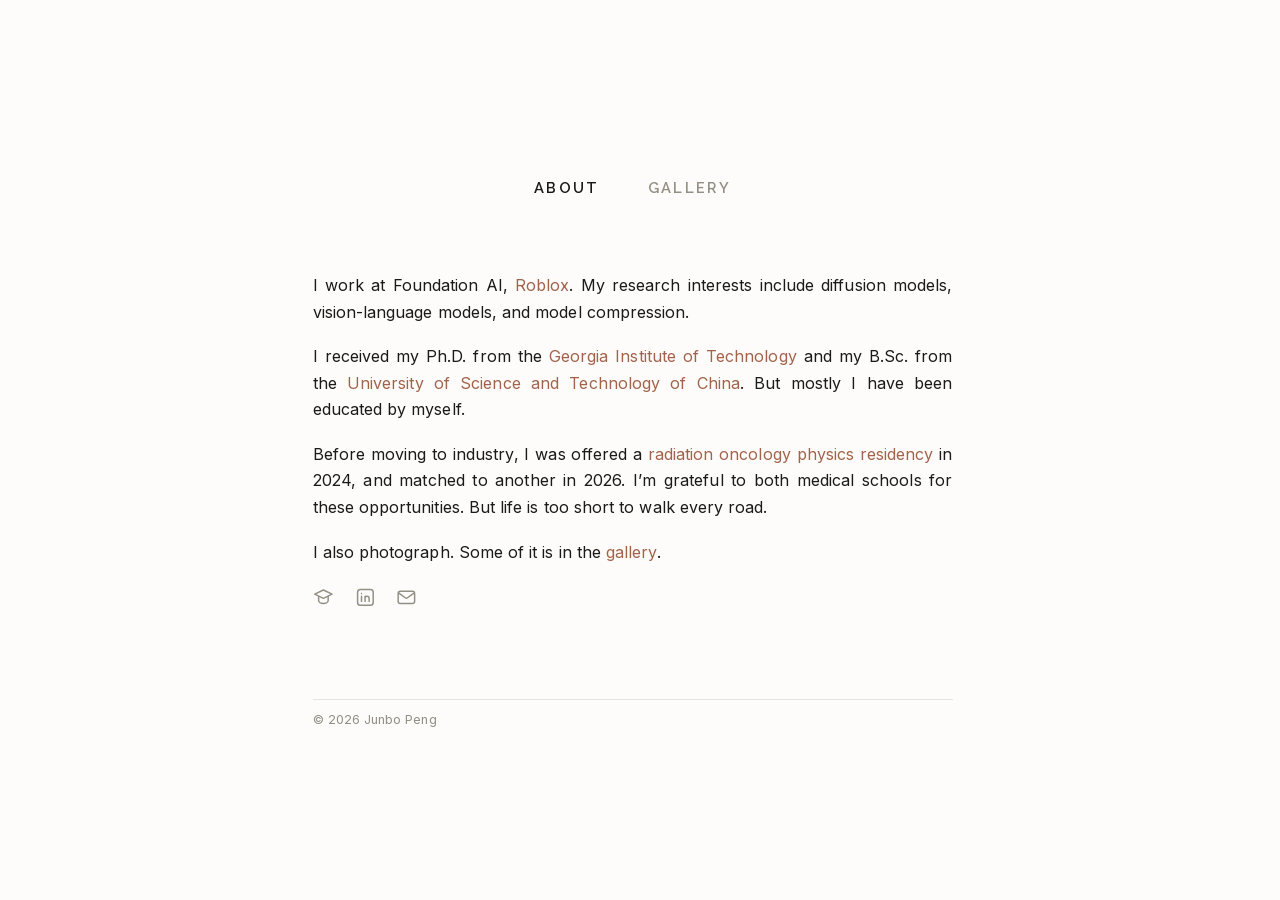
<file: index.html>
<!DOCTYPE html>
<html lang="en">
<head>
<meta charset="UTF-8">
<meta name="viewport" content="width=device-width, initial-scale=1">

<title>Junbo Peng | Research &amp; Photography</title>
<!-- ✏️ 替换：一句话描述，搜索引擎结果里会显示 -->
<meta name="description" content="Junbo Peng works at Roblox Foundation AI, with research interests in diffusion models, vision-language models, and model compression. Ph.D. from Georgia Tech.">

<!-- 分享到微信 / Slack / Twitter 时显示的预览卡片 -->
<!-- ✏️ 替换：上线后把 og:url 和 og:image 换成你的真实域名绝对路径 -->
<link rel="canonical" href="https://junbopeng.github.io/">
<meta name="robots" content="index, follow">

<meta property="og:type"        content="website">
<meta property="og:title"       content="Junbo Peng | Research &amp; Photography">
<meta property="og:description" content="Research in diffusion models and vision-language models, and photography.">
<meta property="og:url"         content="https://junbopeng.github.io/">
<meta property="og:image"       content="https://junbopeng.github.io/images/og-card.jpg">
<meta name="twitter:card"       content="summary_large_image">

<link rel="icon" href="images/favicon-32.png" type="image/png" sizes="32x32">
<link rel="icon" href="images/favicon-16.png" type="image/png" sizes="16x16">
<link rel="apple-touch-icon" href="images/apple-touch-icon.png">
<link rel="preload" href="fonts/inter-latin.woff2" as="font" type="font/woff2" crossorigin>
<link rel="preload" href="fonts/raleway-latin.woff2" as="font" type="font/woff2" crossorigin>
<link rel="stylesheet" href="css/style.css?v=20261011-mobile-viewer">
</head>

<body>

<header class="masthead page reveal" style="--i:0">
  <nav class="nav" aria-label="Sections">
    <a href="index.html" aria-current="page">About</a>
    <a href="gallery.html">Gallery</a>
  </nav>
</header>

<!-- 页面上不显示，但搜索引擎和读屏软件需要一个 h1 -->
<h1 class="sr-only">Junbo Peng</h1>

<main class="page">

  <!-- ===== Intro ========================================================= -->
  <section class="intro reveal" style="--i:1" aria-label="Introduction">
    <p>
      I work at Foundation AI, <a href="https://about.roblox.com/engineering/cube">Roblox</a>.
      My research interests include diffusion models, vision-language models, and model compression.
    </p>
    <p>
      I received my Ph.D. from the
      <a href="https://www.gatech.edu/">Georgia Institute of Technology</a>
      and my B.Sc. from the
      <a href="https://en.ustc.edu.cn/">University of Science and Technology of China</a>.
      But mostly I have been educated by myself.
    </p>
    <p>
      Before moving to industry, I was offered a
      <a href="https://natmatch.com/medphys/">radiation oncology physics residency</a>
      in 2024, and matched to another in 2026.
      I’m grateful to both medical schools for these opportunities.
      But life is too short to walk every road.
    </p>
    <p>
      I also photograph. Some of it is in the <a href="gallery.html">gallery</a>.
    </p>
  </section>

  <!-- ===== 链接图标 =======================================================
       想加别的（GitHub、CV、ORCID…）复制一个 <li> 换掉 svg 里的路径就行。 -->
  <ul class="social reveal" style="--i:2">
    <li>
      <a href="https://scholar.google.com/citations?user=I4GqfzMAAAAJ&amp;hl=en"
         aria-label="Google Scholar" title="Google Scholar">
        <svg viewBox="0 0 24 24" aria-hidden="true">
          <path d="M12 3.5 22 8.3l-10 4.8L2 8.3z"/>
          <path d="M6.5 10.9v4.8c0 1.9 2.5 3.4 5.5 3.4s5.5-1.5 5.5-3.4v-4.8"/>
        </svg>
      </a>
    </li>
    <li>
      <!-- ✏️ 账号恢复后补上 href="https://www.linkedin.com/in/…"。
           现在故意不写 href：这样它不可点、也不进 Tab 焦点，不会变成死链。
           上线前若仍没有链接，把这个 <li> 整个删掉。 -->
      <a aria-label="LinkedIn" title="LinkedIn">
        <svg viewBox="0 0 24 24" aria-hidden="true">
          <rect x="3" y="3" width="18" height="18" rx="3.2"/>
          <path d="M7.5 10.6v6M7.5 7.6v.05"/>
          <path d="M11.6 16.6v-6M11.6 13.2c0-1.4 1-2.5 2.3-2.5s2.4 1.1 2.4 2.5v3.4"/>
        </svg>
      </a>
    </li>
    <li>
      <a href="mailto:pjbustc@gmail.com" aria-label="Email" title="Email">
        <svg viewBox="0 0 24 24" aria-hidden="true">
          <rect x="2.5" y="5" width="19" height="14" rx="2.6"/>
          <path d="m3.7 7.4 7.4 5.3a1.6 1.6 0 0 0 1.8 0l7.4-5.3"/>
        </svg>
      </a>
    </li>
  </ul>

</main>

<footer class="foot page reveal" style="--i:5">
    <span>© 2026 Junbo Peng</span>
</footer>

<script src="js/util.js"></script>
<script src="js/protect.js"></script>
<!-- Cloudflare Web Analytics -->
<script type='module' src='https://static.cloudflareinsights.com/beacon.min.js' data-cf-beacon='{"token": "6665061cf91b4c0aa01340318693eb5e"}'></script>
<!-- End Cloudflare Web Analytics -->
<script src="js/ip-visits.js" defer></script>
</body>
</html>
</file>
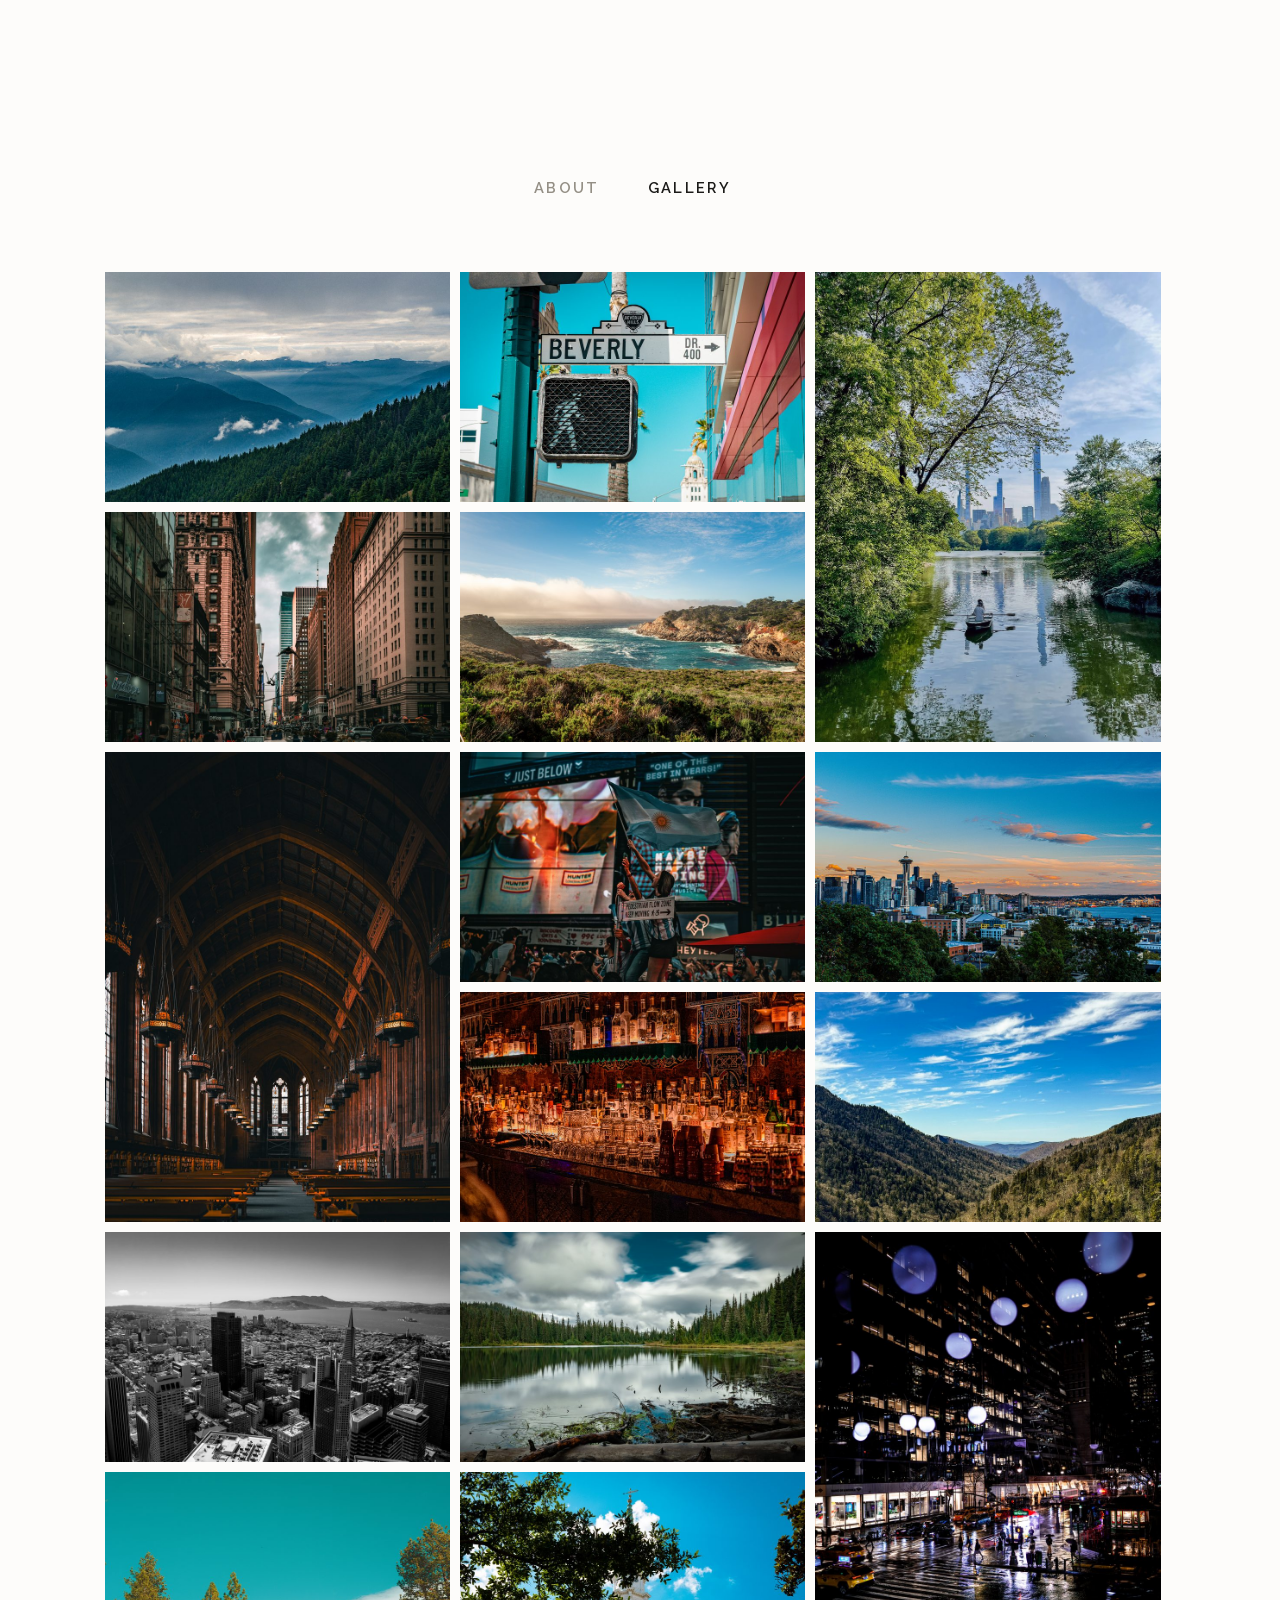
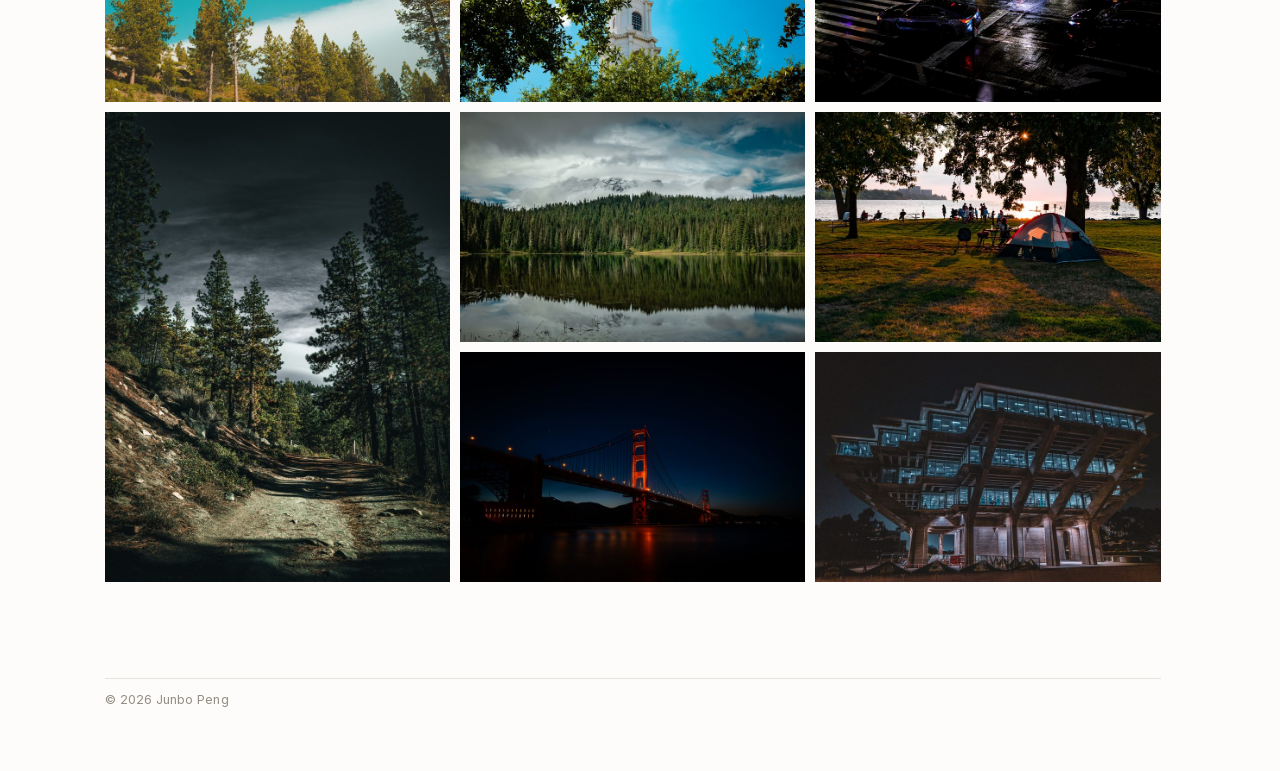
<file: gallery.html>
<!DOCTYPE html>
<html lang="en">
<head>
<meta charset="UTF-8">
<meta name="viewport" content="width=device-width, initial-scale=1">

<title>Gallery — Junbo Peng</title>
<meta name="description" content="Photography by Junbo Peng.">

<link rel="canonical" href="https://junbopeng.github.io/gallery.html">

<meta property="og:type"        content="website">
<meta property="og:title"       content="Gallery — Junbo Peng">
<meta property="og:description" content="Photography by Junbo Peng.">
<meta property="og:url"         content="https://junbopeng.github.io/gallery.html">
<meta property="og:image"       content="https://junbopeng.github.io/images/og-card.jpg">
<meta name="twitter:card"       content="summary_large_image">

<link rel="icon" href="images/favicon-32.png" type="image/png" sizes="32x32">
<link rel="icon" href="images/favicon-16.png" type="image/png" sizes="16x16">
<link rel="apple-touch-icon" href="images/apple-touch-icon.png">
<link rel="preload" href="fonts/raleway-latin.woff2" as="font" type="font/woff2" crossorigin>
<link rel="stylesheet" href="css/style.css?v=20261011-mobile-viewer">
</head>

<body>

<header class="masthead page page--wide reveal" style="--i:0">
  <nav class="nav" aria-label="Sections">
    <a href="index.html">About</a>
    <a href="gallery.html" aria-current="page">Gallery</a>
  </nav>
</header>

<!-- 页面上不显示，但搜索引擎和读屏软件需要一个 h1 -->
<h1 class="sr-only">Gallery — Junbo Peng</h1>

<main class="page page--wide reveal" style="--i:1">
  <!-- 图片由 js/gallery-data.js 驱动，排版是 js/gallery.js 的模块化网格：
       横图占一格，竖图占上下两格并居中裁切（只在网格里裁，点开是完整画面）。
       源目录没分文件夹时 gallery.js 自动退回「全部照片、不画 bar」，
       所以这里不需要 .filter 那个 div。 -->
  <div class="gallery" id="gallery"></div>
</main>

<footer class="foot page page--wide reveal" style="--i:2">
  <span>© 2026 Junbo Peng</span>
</footer>


<script src="js/util.js"></script>
<script src="js/gallery-data.js"></script>
<script src="js/lightbox.js?v=20261011-mobile-viewer"></script>
<script src="js/gallery.js"></script>
<script src="js/protect.js"></script>
<!-- Cloudflare Web Analytics -->
<script type='module' src='https://static.cloudflareinsights.com/beacon.min.js' data-cf-beacon='{"token": "6665061cf91b4c0aa01340318693eb5e"}'></script>
<!-- End Cloudflare Web Analytics -->
<script src="js/ip-visits.js" defer></script>
</body>
</html>
</file>
<file: css/style.css>
/* =========================================================================
   Personal site — refined minimal
   自托管 Inter（正文）+ Raleway（导航/页脚）· 纸白 · 居中单栏
   ========================================================================= */

/* ---------- 1. 自托管字体 ----------------------------------------------- */

@font-face {
  font-family: 'Raleway';
  src: url('../fonts/raleway-latin.woff2') format('woff2');
  font-weight: 300 700;
  font-style: normal;
  font-display: swap;
  unicode-range: U+0000-00FF, U+0131, U+0152-0153, U+02BB-02BC, U+02C6,
    U+02DA, U+02DC, U+0304, U+0308, U+0329, U+2000-206F, U+20AC, U+2122,
    U+2191, U+2193, U+2212, U+2215, U+FEFF, U+FFFD;
}

@font-face {
  font-family: 'Raleway';
  src: url('../fonts/raleway-latin-ext.woff2') format('woff2');
  font-weight: 300 700;
  font-style: normal;
  font-display: swap;
  unicode-range: U+0100-02BA, U+02BD-02C5, U+02C7-02CC, U+02CE-02D7,
    U+02DD-02FF, U+0304, U+0308, U+0329, U+1D00-1DBF, U+1E00-1E9F,
    U+1EF2-1EFF, U+2020, U+20A0-20AB, U+20AD-20C0, U+2113, U+2C60-2C7F,
    U+A720-A7FF;
}

/* 照片信息用的界面字体。原来这里走系统字体栈（iOS 上 SF Pro、Windows 上
   Segoe UI），各家系统的界面字体都是为小字号密集数字设计的，读起来舒服，
   但每个平台长得不一样。Inter 是照着同一个方向做的开源字体（SIL OFL，
   允许随网站分发；SF Pro 的授权不允许），自带就能让所有设备渲染一致。
   只取 latin / latin-ext 两个子集，不要斜体——照片信息永远不用斜体。 */
@font-face {
  font-family: 'Inter';
  src: url('../fonts/inter-latin.woff2') format('woff2');
  font-weight: 400 600;
  font-style: normal;
  font-display: swap;
  unicode-range: U+0000-00FF, U+0131, U+0152-0153, U+02BB-02BC, U+02C6,
    U+02DA, U+02DC, U+0304, U+0308, U+0329, U+2000-206F, U+20AC, U+2122,
    U+2191, U+2193, U+2212, U+2215, U+FEFF, U+FFFD;
}

@font-face {
  font-family: 'Inter';
  src: url('../fonts/inter-latin-ext.woff2') format('woff2');
  font-weight: 400 600;
  font-style: normal;
  font-display: swap;
  unicode-range: U+0100-02BA, U+02BD-02C5, U+02C7-02CC, U+02CE-02D7,
    U+02DD-02FF, U+0304, U+0308, U+0329, U+1D00-1DBF, U+1E00-1E9F,
    U+1EF2-1EFF, U+2020, U+20A0-20AB, U+20AD-20C0, U+2113, U+2C60-2C7F,
    U+A720-A7FF;
}

@font-face {
  font-family: 'Raleway';
  src: url('../fonts/raleway-latin-italic.woff2') format('woff2');
  font-weight: 300 700;
  font-style: italic;
  font-display: swap;
  unicode-range: U+0000-00FF, U+0131, U+0152-0153, U+02BB-02BC, U+02C6,
    U+02DA, U+02DC, U+0304, U+0308, U+0329, U+2000-206F, U+20AC, U+2122,
    U+2191, U+2193, U+2212, U+2215, U+FEFF, U+FFFD;
}

/* ---------- 2. Tokens --------------------------------------------------- */

:root {
  /* 纸白，不是纯白。整站的灰都偏暖（R 比 B 高 10–15），背景若是绝对中性的
     #ffffff，被这一圈暖灰围着就会被眼睛读成「发黄的白」——不是错觉，是同时
     对比。让背景也带一点同样的暖，整体色温才一致。
     和看图层的 #f7f6f3 还构成一个连续的层次：纸白 → 盖上来的那一层稍深。 */
  --bg:          #fdfcfa;
  --ink:         #1b1a18;
  --ink-soft:    #56534c;
  --ink-faint:   #948f85;
  --rule:        #e7e4dd;
  --rule-strong: #cfcbc2;
  --accent:      #a2634a;   /* used sparingly: active tab + link hover */
  --wash:        #faf9f6;

  --measure: 46rem;   /* About 正文列 —— 每行约 87 字符 */
  --wide:    72rem;   /* Gallery */
  --gutter:  clamp(1.5rem, 5vw, 3rem);

  /* tab 栏上面的留白——原来头像 + 姓名 + 职称行占的那块。
     用 vh 是为了在任何屏幕高度上比例一致；调这一个值就能把整站上移/下移。 */
  --masthead-top:   clamp(3.5rem, 22vh, 11rem);
  /* 滚动钉住之后，tab 上方保留的那一点呼吸——别让字贴死浏览器边 */
  --masthead-stuck: 1.15rem;
  /* 内容从下面滑过去时，带子底边和照片之间的那道空隙 */
  --shelf:          0.9rem;
  /* tab 栏到正文之间的间距 */
  --content-gap:    clamp(2.4rem, 6vw, 4rem);

  /* 正文用 Inter —— 它是为屏幕正文设计的：x-height 大、字腔收敛，
     16px 下的清晰度相当于 Raleway 的 17px，而字块更实、更成段。 */
  --sans: 'Inter', -apple-system, BlinkMacSystemFont, 'Segoe UI',
          'Helvetica Neue', Arial, 'PingFang SC', 'Microsoft YaHei', sans-serif;

  /* Raleway 退到展示位：导航、页脚这类短的、全大写加宽字距的文本。
     它是展示体，那正是它擅长的地方；整段正文用它会显得空。 */
  --display: 'Raleway', 'Helvetica Neue', Arial, 'PingFang SC',
             'Hiragino Sans GB', 'Microsoft YaHei', sans-serif;

  /* 照片信息（地点/时间/机身/参数）。现在和正文同一个字体了，这个 token
     单独留着，是为了以后想让照片信息和正文分家时只改这一行。 */
  --meta-sans: var(--sans);
  --ease: cubic-bezier(0.22, 0.61, 0.36, 1);
}

/* ---------- 3. Reset ---------------------------------------------------- */

*, *::before, *::after { box-sizing: border-box; }

html {
  -webkit-text-size-adjust: 100%;
  scroll-behavior: smooth;
  /* 始终预留滚动条宽度。否则内容变长、滚动条出现时容器会突然窄十几像素，
     已经按旧宽度算好的对齐行就会溢出（也顺带消除了翻页时的整体位移）。 */
  scrollbar-gutter: stable;
}

body {
  margin: 0;
  background: var(--bg);
  color: var(--ink);
  font-family: var(--sans);
  font-size: 1rem;             /* 16px —— Inter 的 x-height 够大，不需要 Raleway 那额外一号 */
  font-weight: 400;
  line-height: 1.65;
  letter-spacing: 0.004em;
  -webkit-font-smoothing: antialiased;
  -moz-osx-font-smoothing: grayscale;
}

img { max-width: 100%; height: auto; display: block; }

/* 照片不可拖拽、不可选中、iOS 上长按不弹「存储图像」。
   这只是门槛，不是锁——浏览器要显示图片就必须先下载它。真正起作用的
   是只发 2400px 这件事，见 README。 */
.jtile img,
.gtile img,
.series-cover img,
.lightbox-stage img {
  -webkit-user-drag: none;
  user-select: none;
  -webkit-user-select: none;
  -webkit-touch-callout: none;
}

::selection { background: #f0e2da; color: var(--ink); }

:focus-visible {
  outline: 2px solid var(--accent);
  outline-offset: 3px;
  border-radius: 2px;
}

/* ---------- 4. Shell ---------------------------------------------------- */

.page {
  max-width: var(--measure);
  margin-inline: auto;
  padding-inline: var(--gutter);
}

.page--wide { max-width: var(--wide); }

/* ---------- 5. Masthead ------------------------------------------------- */
/* tab 栏（gallery 页还含分类 bar），滚动时钉在顶部。
   Change --masthead-top if you want it to breathe more or less. */

.masthead {
  padding-top: var(--masthead-top);
  padding-bottom: var(--shelf);

  /* 负的 top 是这里的关键：粘性定位要等元素顶边碰到 top 才停住，给个负值，
     它就会先往上滚掉 (--masthead-top − --masthead-stuck) 那么高，也就是把那块
     大留白滚出视野，然后才停下。于是「进门第一眼的留白」和「浏览时的紧凑」
     用同一个盒子实现，不需要 JS 去测量或切换 class。 */
  position: sticky;
  top: calc(var(--masthead-stuck) - var(--masthead-top));
  z-index: 20;
  background: var(--bg);        /* 不透明，照片才能干净地滑到下面 */
}

/* tab 栏到正文之间的间距。它挂在正文上而不是塞进 .masthead 的 padding，
   是因为这段空隙应该跟着内容一起滚走——钉住的那条带子只该有 bar 和一点余白。
   减去 --shelf 是因为那部分已经由 .masthead 的下内边距提供了。 */
body > main { margin-top: calc(var(--content-gap) - var(--shelf)); }

/* Visually hidden, still read by search engines and screen readers */
.sr-only {
  position: absolute;
  width: 1px;
  height: 1px;
  margin: -1px;
  padding: 0;
  overflow: hidden;
  clip: rect(0 0 0 0);
  clip-path: inset(50%);
  white-space: nowrap;
  border: 0;
}

/* ---------- 6. Tabs ----------------------------------------------------- */

.nav {
  /* tab 字号——这一个值改完，间距和下划线会跟着一起缩放 */
  --tab-size: 0.92rem;

  display: flex;
  justify-content: center;
  gap: clamp(2rem, 5vw, 3rem);
}

.nav a {
  position: relative;
  padding-bottom: 0.5rem;
  color: var(--ink-faint);
  font-family: var(--display);
  font-size: var(--tab-size);
  font-weight: 600;
  letter-spacing: 0.16em;
  text-transform: uppercase;
  text-decoration: none;
  transition: color 0.28s var(--ease);
}

.nav a::after {
  content: '';
  position: absolute;
  left: 0;
  bottom: 0;
  width: 100%;
  height: 1px;
  background: var(--accent);
  transform: scaleX(0);
  transform-origin: center;
  transition: transform 0.34s var(--ease);
}

/* 悬停时出横线 —— 这时候它表示「可以点」，是动作提示 */
.nav a:hover { color: var(--ink); }
.nav a:hover::after { transform: scaleX(1); }

/* 当前页只靠文字颜色区分，不再加横线：
   深色 vs 浅灰 已经说清楚了，横线是把同一件事说第二遍；
   而且页面上还有一条同为 --accent 的分类 bar，两条同色横线上下叠着
   会被误读成一组。状态对读屏软件由 aria-current 承担，不受影响。 */
.nav a[aria-current='page'] { color: var(--ink); }

/* ---------- 7. 正文 ------------------------------------------------------- */

p { margin: 0 0 1.15rem; }
p:last-child { margin-bottom: 0; }

/* 正文链接靠颜色区分，不带下划线。
   赭石对正文的对比度是 3.66:1，过了「纯靠颜色区分链接」的 3:1 门槛
   （WCAG 1.4.1 / 技术 G183）。但那条技术还要求悬停和聚焦时出现一个
   非颜色的提示 —— 所以 hover 时补一条下划线，focus 由全局的
   :focus-visible 描边负责。
   导航、社交图标、Series 那几类链接都自带 color 声明，不受这里影响。 */
a {
  color: var(--accent);
  text-decoration: none;
  text-decoration-thickness: 1px;
  text-underline-offset: 0.22em;
  transition: color 0.25s var(--ease);
}

a:hover {
  color: #7f4d3a;                                          /* 老浏览器兜底 */
  color: color-mix(in srgb, var(--accent) 80%, var(--ink));
  text-decoration: underline;
}

/* 上面那条下划线只该出现在正文的行内链接上。
   这几类链接各自已经有悬停语言 —— tab 是 ::after 画的那条动画线、
   图标是变色加底色、系列卡片是整块响应 —— 再叠一条真正的 text-decoration
   就会出现两道线。它们的 :hover 规则里没写 text-decoration，
   所以会落到通用规则上，必须在这里挡掉。 */
.nav a:hover,
.social a:hover,
.social a:focus-visible,
.series-link:hover { text-decoration: none; }

/* ---------- 8. Intro ----------------------------------------------------- */

.intro {
  /* 12px。原来是 clamp(2.2rem, 5vw, 3.2rem)，在宽屏上是 51px —— 图标上下
     各隔着几十像素、左右全是空的，就成了漂在中间的一块。贴到这个距离，
     它才读成最后一段的尾巴。 */
  padding-bottom: 0.75rem;
}

.intro p {
  text-align: justify;
  /* 两端对齐必须配连字符断词，否则为了撑满每一行，词间距会被拉开，
     形成一条条贯穿段落的空白「河流」。断词依赖 <html lang>，已设为 en。 */
  -webkit-hyphens: auto;
  hyphens: auto;
}

/* ---------- 9. 链接图标 --------------------------------------------------- */

.social {
  margin: 0;
  padding: 0;
  list-style: none;
  display: flex;
  /* gap 是 0，但看上去仍有 20px 的空档 —— 42px 的圆形热区里图形只占 21px，
     两边各有 10px 看不见的留白。热区不能再小（44px 是可点击下限），所以
     想收紧只能从 gap 下手。原来 gap: 0.5rem 时视觉间距是 29px，
     比图形本身还宽 1.4 倍，一排读起来是散的。
     热区首尾相接也更好点 —— 中间不留"点了没反应"的死区。 */
  gap: 0;
  /* 图形两侧那 10px 留白同样让最左的图标看起来往右缩，往左抵掉一点才和
     正文左缘对齐。 */
  margin-left: -0.6rem;
}

.social a {
  display: grid;
  place-items: center;
  width: 2.6rem;
  height: 2.6rem;
  border-radius: 50%;
  color: var(--ink-faint);
  text-decoration: none;
  transition: color 0.25s var(--ease), background 0.25s var(--ease);
}

.social a:hover,
.social a:focus-visible {
  color: var(--accent);
  background: rgba(30, 26, 20, 0.05);
}

.social svg {
  width: 1.3rem;
  height: 1.3rem;
  fill: none;
  stroke: currentColor;
  stroke-width: 1.7;
  stroke-linecap: round;
  stroke-linejoin: round;
}

/* ---------- 12. Footer --------------------------------------------------- */

/* 页脚不写 font-family —— 直接继承 body 的 --sans（Inter），和正文一致。
   Raleway 只留给导航了。 */
.foot {
  margin-top: clamp(3rem, 7vw, 5rem);
  padding-block: 0.85rem clamp(2.5rem, 6vw, 4rem);
  /* 行高必须一起收。页脚原本继承正文的 1.65，11.5px 的字行盒就有 19px，
     字形上下各多出约 3.7px 空的半行距 —— 它撑在 padding 和字之间，
     所以只调 padding 的话，眼睛看到的空档永远比写的数大一截。
     单行小字不需要 1.65，那是给多行正文的。 */
  line-height: 1.2;
  position: relative;              /* ::before 的定位基准 */
  display: flex;
  flex-wrap: wrap;
  justify-content: space-between;
  align-items: center;
  gap: 0.5rem 1.5rem;
  color: var(--ink-faint);
  /* 0.8rem 而不是原来的 0.72rem：全大写靠 cap height 撑视觉大小，改成小写之后
     只剩 x-height，同样字号会显得小一号，补回来。 */
  font-size: 0.8rem;
  /* 字距也要一起收。0.1em 是给全大写的——大写字母本来就挤，需要拉开才好认；
     小写字母自带字腔，再拉开就散成一个个孤立的字母了。 */
  letter-spacing: 0.005em;
}

/* 横线用绝对定位的 ::before，不用 border-top。
   border 画在盒子的内边距外沿，而 .page 左右各有一个 --gutter 的槽，
   所以 border-top 会比文字每边宽出一个槽（实测 736px vs 640px）。
   这里按槽内缩，线就和正文、和上面的内容严格对齐了。
   flex 容器里绝对定位的子元素不算 flex item，不会挤进那一行。 */
.foot::before {
  content: '';
  position: absolute;
  top: 0;
  left: var(--gutter);
  right: var(--gutter);
  border-top: 1px solid var(--rule);
}

/* ---------- 12b. 分类筛选（扁长 bar，无文字标签）-------------------------
   按钮本身撑到 44px 高（触摸目标下限），画出来的 bar 只有 5px —— 视觉上是
   一条细线，手指点得中。分类名只存在于 title 和 aria-label 里：页面上不显示，
   但鼠标悬停能确认、读屏软件能正常使用。 */

/* 四条等分整个网格宽度，缝隙很窄 —— 读起来是一条被切成四段的线，
   而不是几个漂在中间的小标记。 */
.filter {
  display: flex;
  gap: 0.22rem;
  /* 下方的空隙由 .masthead 的 --shelf 统一给，这里不再自带外边距——
     否则钉住时带子底下会多出一段空白 */
  margin: 0;
}

.filter button {
  flex: 1;
  min-width: 0;
  height: 2.75rem;              /* 44px 热区 */
  padding: 0;
  border: 0;
  background: none;
  cursor: pointer;
  display: grid;
  place-items: center;
}

/* 四段都是实心的，只有深浅之分 —— 描边的空框会读成「四个盒子」，太吵；
   同一条线上一段变深，才读成「这一段被选中了」。
   全部走站点强调色 --accent（黄棕 / 赭石），和导航选中的下划线同一个颜色，
   所以这条 bar 读起来是站点自己的东西，而不是一个通用控件。 */
.filter {
  --bar-idle:  #e5d3cc;                    /* 老浏览器兜底 */
  --bar-idle:  color-mix(in srgb, var(--accent) 28%, var(--bg));
  --bar-hover: #cca99c;
  --bar-hover: color-mix(in srgb, var(--accent) 55%, var(--bg));
}

.filter button::before {
  content: '';
  width: 100%;
  height: 0.34rem;
  border-radius: 1px;
  background: var(--bar-idle);
  transition: background 0.22s var(--ease);
}

.filter button:hover::before               { background: var(--bar-hover); }
.filter button[aria-pressed='true']::before,
.filter button[aria-pressed='true']:hover::before { background: var(--accent); }

.filter button:focus-visible {
  outline: 2px solid var(--accent);
  outline-offset: -6px;
}

/* 没有文字标签时，「点了之后画面变了」是唯一的反馈，得让它看得见。
   用 animation 而不是「加 class → 定时器移除」：定时器被节流时那个 class
   会留在原地，整个网格就一直是灰的。动画播完自己就恢复，没有卡住的可能。 */
@keyframes gallery-swap {
  from { opacity: 0.25; }
  to   { opacity: 1; }
}
.gallery.is-swapping { animation: gallery-swap 0.28s var(--ease); }

/* ---------- 13. Gallery grid --------------------------------------------- */

/* ---------- 13. Gallery：模块化网格 ---------------------------------------
   每个横图占一格，竖图占上下两格 —— 数学上很凑巧：3:2 横图两张竖排的高度
   只比 2:3 竖图矮约 12%，所以竖图只需裁掉很小一点就能对齐。
   裁切只发生在展示层（object-fit: cover），文件和灯箱里都是完整画面。
   列数和行高由 js/gallery.js 按容器宽度算出来写进内联样式。 */

.gallery {
  display: grid;
  padding-bottom: 1rem;
}

.gtile {
  position: relative;
  display: block;
  overflow: hidden;
  text-decoration: none;
  cursor: zoom-in;
}

/* 竖图占两行 */
.gtile--tall { grid-row: span 2; }

.gtile img {
  width: 100%;
  height: 100%;
  object-fit: cover;
  object-position: center;     /* 裁上下两头，保留中间 */
  transition: opacity 0.35s var(--ease);
}

.gtile:hover img { opacity: 0.88; }

.jtile .shot-cap,
.gtile .shot-cap {
  display: block;
  position: absolute;
  left: 0;
  right: 0;
  bottom: 0;
  padding: 3.2rem 0.9rem 0.75rem;
  /* 三段而不是两段：文字所在的那一条要保持足够暗，再往上才开始化开。
     单纯的「底部 0.55 → 顶部透明」在文字高度上只剩 0.39，压不住亮的画面——
     旧金山黑白那张的楼顶把对比度拉到 2.4:1，白字几乎看不见。 */
  background: linear-gradient(to top,
              rgba(20, 18, 16, 0.70) 0,
              rgba(20, 18, 16, 0.60) 45%,
              transparent 100%);
  color: #fff;
  font-family: var(--meta-sans);   /* 和看图界面的照片信息保持一致 */
  font-size: 0.78rem;
  font-weight: 500;
  letter-spacing: 0.01em;
  opacity: 0;
  transition: opacity 0.32s var(--ease);
}

.jtile:hover .shot-cap,
.jtile:focus-visible .shot-cap,
.gtile:hover .shot-cap,
.gtile:focus-visible .shot-cap { opacity: 1; }

/* 触屏没有悬停。
   Series 页（.jtile）的地名因此常显。
   Gallery 的网格（.gtile）不常显：每张缩略图底下都压一条深色渐变加白字，
   十三张一起看就是十三块黑角，网格本身的节奏全被盖住了。手机上点开大图
   一样能看到地名，所以这里留白。要改的话把 .gtile .shot-cap 加进下面这条。 */
@media (hover: none) {
  .jtile .shot-cap { opacity: 1; }
}

/* ---------- 13b. Series index --------------------------------------------- */

/* 两列 —— 索引要读起来像目录：一屏能看到三四个系列，而不是一个系列占一屏 */
.series-list {
  margin: 0;
  padding: 0;
  list-style: none;
  display: grid;
  grid-template-columns: repeat(auto-fit, minmax(19rem, 1fr));
  gap: clamp(2rem, 4vw, 3.25rem) clamp(1.5rem, 3vw, 2.5rem);
  max-width: 56rem;
  margin-inline: auto;
}

.series-link {
  display: grid;
  gap: 0.9rem;
  text-decoration: none;
  color: inherit;
}

.series-cover {
  display: block;
  overflow: hidden;
  aspect-ratio: 3 / 2;
}

.series-cover img {
  width: 100%;
  height: 100%;
  object-fit: cover;
  transition: opacity 0.4s var(--ease), transform 0.8s var(--ease);
}

.series-link:hover .series-cover img { opacity: 0.9; transform: scale(1.02); }

.series-meta { display: grid; gap: 0.15rem; }

.series-title {
  font-size: 1.05rem;
  font-weight: 600;
  letter-spacing: 0.01em;
}

.series-sub {
  font-family: var(--meta-sans);
  font-size: 0.85rem;
  color: var(--ink-faint);
}

.series-link:hover .series-title { color: var(--accent); }

/* ---------- 13c. One series: justified rows -------------------------------- */

.set-head {
  padding-bottom: clamp(1.8rem, 4vw, 2.6rem);
  display: grid;
  gap: 0.3rem;
  justify-items: center;
  text-align: center;
}

.set-back {
  font-family: var(--meta-sans);
  font-size: 0.82rem;
  color: var(--ink-faint);
  text-decoration: none;
  margin-bottom: 0.6rem;
}

.set-back:hover { color: var(--accent); }

.set-title {
  margin: 0;
  font-size: clamp(1.3rem, 3vw, 1.7rem);
  font-weight: 300;
  letter-spacing: 0.01em;
}

.set-sub {
  margin: 0;
  font-family: var(--meta-sans);
  font-size: 0.85rem;
  color: var(--ink-faint);
}

.jrow {
  display: flex;
  /* 视口外的行不参与渲染 —— 上百张时滚动流畅度差别很明显。
     contain-intrinsic-size 由 JS 按行高写入，避免滚动条乱跳。 */
  content-visibility: auto;
}

.jtile {
  display: block;
  position: relative;
  overflow: hidden;
  flex: none;
  cursor: zoom-in;
}

.jtile img {
  width: 100%;
  height: 100%;
  object-fit: cover;
  transition: opacity 0.35s var(--ease);
}

.jtile:hover img { opacity: 0.88; }

/* 触发「继续加载」的哨兵。必须有真实高度：IntersectionObserver 对
   零面积元素的相交判定在各浏览器上并不一致，实测不会触发。 */
#jsentinel { height: 1px; }

/* ---------- 14. Lightbox -------------------------------------------------- */

/* 浅色观片背景，和站点整体一致。底色比页面白稍暗一点点，
   让它读起来是「盖上来的一层」而不是同一张纸；照片带一层柔和投影，
   否则浅色背景上白色调的照片会没有边界、显得漂浮。 */

.lightbox {
  --lb-bg:       #f7f6f3;
  --lb-ink:      var(--ink);
  --lb-ink-soft: var(--ink-faint);
  --lb-shadow:   drop-shadow(0 16px 40px rgba(38, 33, 27, 0.17));
  /* 照片信息的灰：文字和图标同一个值。把 50% 调大就更黑、更清晰 */
  --lb-meta-ink: #898886;                                          /* 老浏览器兜底 */
  --lb-meta-ink: color-mix(in srgb, var(--lb-ink) 50%, var(--lb-bg));
  /* 控件尺寸与它到照片的距离；舞台留白按这个算，箭头才不会压到照片上 */
  --lb-ctrl:     3.25rem;
  --lb-ctrl-gap: 0.8rem;
  --lb-pad-x:    clamp(1rem, 4vw, calc(var(--lb-ctrl) + var(--lb-ctrl-gap) + 0.75rem));
  /* 照片最多占显示区的比例 —— 调这一个值就能改看图时照片的大小 */
  --lb-scale:    0.8;
  /* 照片下沿到参数行的距离 */
  --lb-cap-gap:  0.95rem;

  position: fixed;
  inset: 0;
  z-index: 100;
  display: grid;
  overflow: hidden;        /* 兜底：任何残留溢出都不该把页面撑出横向滚动 */
  background: var(--lb-bg);
  opacity: 0;
  visibility: hidden;
  transition: opacity 0.3s var(--ease), visibility 0.3s;
}

.lightbox.is-open { opacity: 1; visibility: visible; }

/* 单个 <img> 铺满整个 stage，用 object-fit 把照片装在里面。
   显示框由 stage 决定、与图片自身分辨率无关，所以先塞缓存里的小图、
   再换成全尺寸图时不会跳尺寸。加载中带一点模糊，换图时自然「变清晰」。 */
.lightbox-stage {
  display: grid;
  place-items: center;
  min-height: 0;
  /* 上方留白要装得下照片顶上的计数和关闭按钮 */
  padding: clamp(3.6rem, 8vh, 5rem) var(--lb-pad-x) clamp(1.5rem, 4vh, 2.5rem);
}

/* 尺寸等于照片本身（img 的像素尺寸由 fit() 给出），控件的定位基准 */
.lb-frame {
  position: relative;
  line-height: 0;
}

/* 照片和参数行是一个整体，一起居中 —— 参数行才会永远贴在照片下沿，
   而不是被留白推到屏幕底部。图片的像素尺寸由 gallery.js 的 fit() 算出来。 */
.lb-figure {
  margin: 0;
  display: flex;
  flex-direction: column;
  align-items: flex-start;   /* 参数行贴照片左缘 */
  gap: var(--lb-cap-gap);
  min-height: 0;
  /* 宽度由 gallery.js 的 fit() 设成照片宽度 —— 否则 figure 会被最宽的
     那一行文字撑开，照片和文字就不再共享同一条左边线 */
}

.lightbox-stage img {
  display: block;
  pointer-events: none;   /* 点空白关闭的判定交给 JS，见 gallery.js */
  /* drop-shadow 跟随照片的实际轮廓；box-shadow 会画在整个 img 盒子上。
     blur 两个状态都写上，函数列表一致过渡才能平滑插值。 */
  filter: blur(0) var(--lb-shadow);
  transition: filter 0.4s var(--ease);
}

#lbImage.is-loading { filter: blur(4px) var(--lb-shadow); }

.lightbox.is-open .lightbox-stage { animation: lb-in 0.42s var(--ease) both; }

@keyframes lb-in {
  from { opacity: 0; transform: scale(0.982); }
  to   { opacity: 1; transform: none; }
}

/* 四行：地点 / 时间 / 机身 / 曝光参数，整块与照片左对齐 */
.lightbox-bar {
  display: grid;
  gap: 0.42rem;
  justify-items: start;
  justify-content: start;
  max-width: 100%;
  text-align: left;
}

.lb-line {
  margin: 0;
  display: grid;
  grid-template-columns: auto 1fr;
  align-items: center;
  gap: 0.62rem;
  color: var(--lb-meta-ink);     /* 和图标同一个灰 */
  font-family: var(--meta-sans);
  font-size: 0.94rem;            /* 系统字体的 x-height 比 Raleway 小，补一点 */
  line-height: 1.45;
  letter-spacing: 0;             /* 不再需要 Raleway 那点补偿字距 */
}

.lb-line[hidden] { display: none; }

/* 没填地点时这一行留空但保留。空的 <span> 不产生行盒，会把整行压扁，
   用一个不换行空格把行高撑住，四行的总高度才在所有照片间保持一致。 */
.lb-line span:empty::after { content: "\00a0"; }

.lb-line--nums { font-variant-numeric: tabular-nums; }

/* 曝光行：F / S / ISO 是标签，压淡；数值保持正常，读的时候视线直接落在数上。
   用 color-mix 从同一个灰推导，改配色时不会脱节。 */
/* 曝光行：75mm F5.6 S1/500 ISO100
   参数内部不留空格，所以这一行里的空格全都是组与组之间的分隔 ——
   直接加宽它们就够了，不需要额外的元素。 */
.lb-exposure { word-spacing: 0.42em; }

.lb-line svg {
  width: 1.15em;
  height: 1.15em;
  fill: none;
  stroke: currentColor;
  stroke-width: 1.7;
  stroke-linecap: round;
  stroke-linejoin: round;
  /* 不再压透明度 —— 灰度已经做进 --lb-meta-ink，图标和文字才是同一个值 */
}

/* 定位针里那一点是实心的，不是描边的小圈。CSS 的 fill:none 会盖过
   SVG 的 fill 属性，所以必须在这里翻回来。 */
.lb-line svg .dot { fill: currentColor; stroke: none; }

/* ---- controls ---- */

/* z-index 是必需的，不是保险：stage 打开时带 transform 动画会被提升成合成层，
   而这些按钮在 DOM 里排在 stage 之前，不显式抬高就会被它盖住、点击失效。 */
.lb-btn {
  position: absolute;
  z-index: 2;
  width: var(--lb-ctrl);
  height: var(--lb-ctrl);
  display: grid;
  place-items: center;
  border: 0;
  border-radius: 50%;
  background: rgba(30, 26, 20, 0.045);
  color: var(--lb-ink-soft);
  cursor: pointer;
  transition: background 0.25s var(--ease), color 0.25s var(--ease);
}

.lb-btn:hover {
  background: rgba(30, 26, 20, 0.1);
  color: var(--ink);
}

/* 左右箭头：垂直居中于视口，水平位置由 fit() 按「最宽的照片」算出来。
   锚到照片本身的话，横图换竖图时照片一窄，按钮就会左右横跳。 */
.lb-prev,
.lb-next { top: 50%; transform: translateY(-50%); }

/* 关闭：照片正上方、右缘对齐 */
.lb-close {
  bottom: 100%;
  right: 0;
  margin-bottom: 0.45rem;
  width: 2.6rem;
  height: 2.6rem;
}

/* 图标画在 24 格网里、描边 1.7，和照片信息那四个图标同一套。
   关闭按钮的圆比箭头小，图形也跟着小一号，两者的留白比例才一致。 */
.lb-btn svg {
  width: 1.4rem;
  height: 1.4rem;
  fill: none;
  stroke: currentColor;
  stroke-width: 1.7;
  stroke-linecap: round;
  stroke-linejoin: round;
}

.lb-close svg { width: 1.15rem; height: 1.15rem; }

/* 只有一张照片时不显示左右箭头 */
.lightbox.is-single .lb-prev,
.lightbox.is-single .lb-next { display: none; }

/* 计数：照片正上方、左缘对齐 */
.lb-count {
  position: absolute;
  z-index: 2;
  bottom: 100%;
  left: 0;
  margin-bottom: 1.15rem;
  color: var(--lb-meta-ink);
  font-family: var(--meta-sans);
  font-size: 0.8rem;
  letter-spacing: 0.1em;
  line-height: 1;
  font-variant-numeric: tabular-nums;
}

/* 触屏上靠滑动翻页，箭头只会挡住照片 */
@media (hover: none) {
  .lb-prev, .lb-next { display: none; }
}

/* 窄屏（和网格换成两列同一个断点）。
   --lb-scale 是两个方向共用的：桌面是宽屏，收到 80% 正好把照片和边框拉开；
   到了竖长的手机屏，同一个比例只是把照片压成中间一小条，上下白白空着六成。
   这里让它吃满可用宽度，左右只留一点边距——横向已经没有箭头要避让了。
   高度那一路的约束（availH − 参数行）在 fit() 里，竖图不会被撑出屏幕。 */
@media (max-width: 640px) {
  .lightbox {
    --lb-scale: 1;
    --lb-pad-x: 1.1rem;
  }
  /* iOS 浏览器的大图不走 blur/drop-shadow 合成层，避免解码后照片空白。 */
  .lightbox-stage img,
  #lbImage.is-loading { filter: none; transition: none; }
  .lightbox.is-open .lightbox-stage { animation: none; }
}

body.lb-locked { overflow: hidden; }

/* ---------- 15. Load-in ---------------------------------------------------- */

.reveal {
  opacity: 0;
  transform: translateY(9px);
  animation: rise 0.75s var(--ease) forwards;
  animation-delay: calc(var(--i, 0) * 90ms);
}

@keyframes rise {
  to { opacity: 1; transform: none; }
}

@media (prefers-reduced-motion: reduce) {
  html { scroll-behavior: auto; }
  *, *::before, *::after {
    animation-duration: 0.01ms !important;
    animation-iteration-count: 1 !important;
    transition-duration: 0.01ms !important;
  }
  .reveal { opacity: 1; transform: none; }
}

/* ==========================================================================
   16. PLACEHOLDER HIGHLIGHT
   给待填写的内容加一层浅底色。正文已经全部填完，HTML 里现在一个
   <span class="todo"> 都没有了，所以这条规则暂时无处可用。

   留着是因为以后加新段落时它还有用：把 span 套上、把下面的注释去掉，
   没填的地方就会亮起来。确定不再需要就整节删掉。
   ========================================================================== */

/*
.todo {
  background: #fdf5ee;
  box-shadow: 0 0 0 2px #fdf5ee;
  border-radius: 1px;
}
*/
</file>
